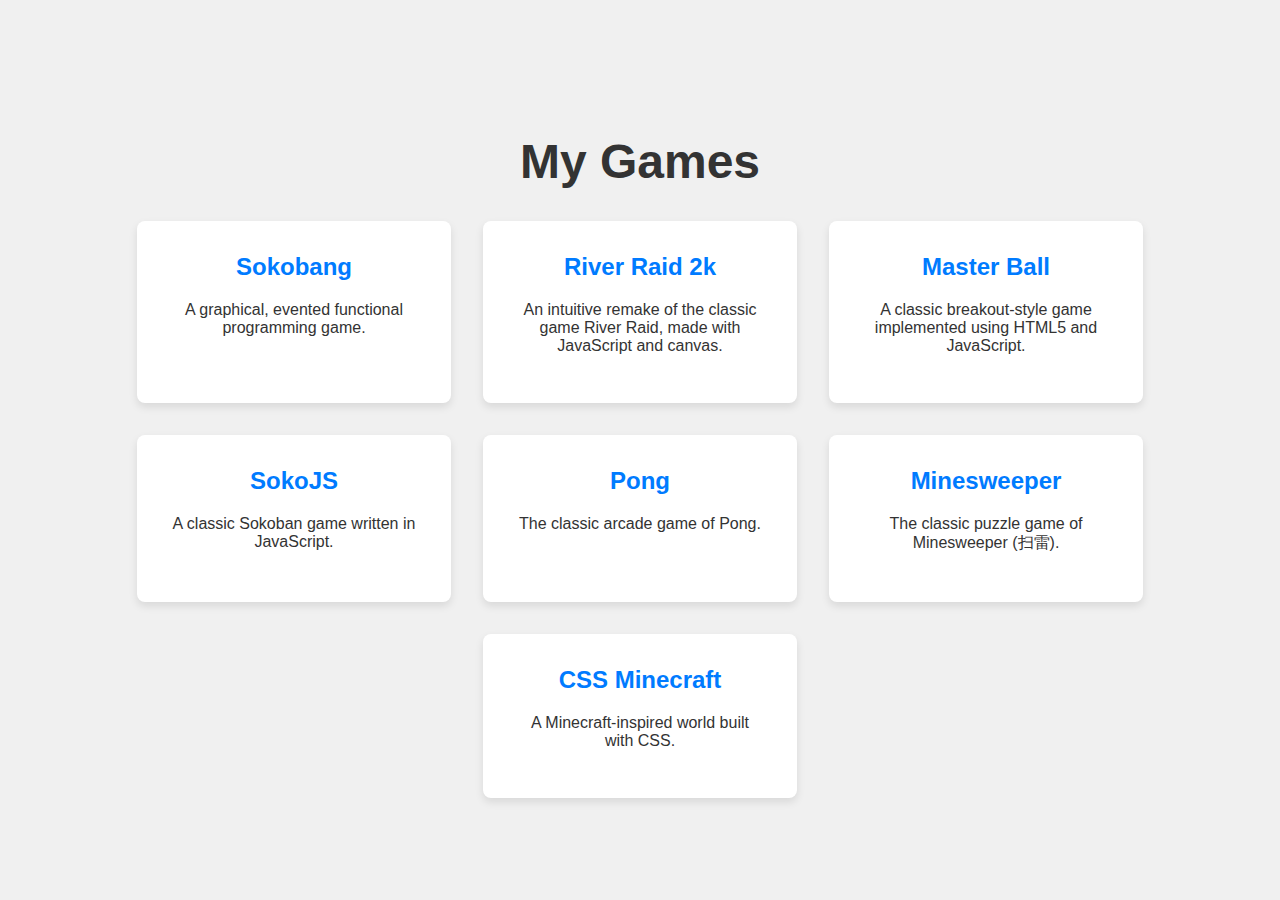
<file: index.html>
<!DOCTYPE html>
<html lang="en">
<head>
    <meta charset="UTF-8">
    <meta name="viewport" content="width=device-width, initial-scale=1.0">
    <title>Brian's Games</title>
    <style>
        :root {
            --bg-color: #f0f0f0;
            --text-color: #333;
            --card-bg: #fff;
            --card-shadow: 0 4px 8px rgba(0,0,0,0.1);
            --link-color: #007bff;
            --link-hover-color: #0056b3;
        }

        @media (prefers-color-scheme: dark) {
            :root {
                --bg-color: #1a1a1a;
                --text-color: #f0f0f0;
                --card-bg: #2c2c2c;
                --card-shadow: 0 4px 8px rgba(0,0,0,0.4);
                --link-color: #64b5f6;
                --link-hover-color: #90caf9;
            }
        }

        body {
            font-family: -apple-system, BlinkMacSystemFont, "Segoe UI", Roboto, Helvetica, Arial, sans-serif;
            margin: 0;
            padding: 2rem;
            background-color: var(--bg-color);
            color: var(--text-color);
            display: flex;
            justify-content: center;
            align-items: center;
            min-height: 100vh;
            box-sizing: border-box;
        }

        main {
            text-align: center;
        }

        h1 {
            font-size: 3rem;
            margin-bottom: 2rem;
        }

        .game-list {
            display: flex;
            gap: 2rem;
            justify-content: center;
            flex-wrap: wrap;
        }

        .game-card {
            background-color: var(--card-bg);
            border-radius: 8px;
            box-shadow: var(--card-shadow);
            padding: 2rem;
            width: 250px;
            text-decoration: none;
            color: var(--text-color);
            transition: transform 0.2s ease-in-out, box-shadow 0.2s ease-in-out;
        }

        .game-card:hover {
            transform: translateY(-5px);
            box-shadow: 0 8px 16px rgba(0,0,0,0.2);
        }

        .game-card h2 {
            margin-top: 0;
            color: var(--link-color);
        }
    </style>
</head>
<body>
    <main>
        <h1>My Games</h1>
        <div class="game-list">
            <a href="/games/sokobang/public/index.html" class="game-card">
                <h2>Sokobang</h2>
                <p>A graphical, evented functional programming game.</p>
            </a>
            <a href="/games/river-raid-2k/index.html" class="game-card">
                <h2>River Raid 2k</h2>
                <p>An intuitive remake of the classic game River Raid, made with JavaScript and canvas.</p>
            </a>
            <a href="/games/MasterBall.JavaScript/index.html" class="game-card">
                <h2>Master Ball</h2>
                <p>A classic breakout-style game implemented using HTML5 and JavaScript.</p>
            </a>
            <a href="/games/sokojs/sokojs.htm" class="game-card">
                <h2>SokoJS</h2>
                <p>A classic Sokoban game written in JavaScript.</p>
            </a>
            <a href="/games/Pong.JavaScript/index.html" class="game-card">
                <h2>Pong</h2>
                <p>The classic arcade game of Pong.</p>
            </a>
            <a href="/games/minesweeper-tauri/ui/index.html" class="game-card">
                <h2>Minesweeper</h2>
                <p>The classic puzzle game of Minesweeper (扫雷).</p>
            </a>
            <a href="/games/CSS-Minecraft/index.html" class="game-card">
                <h2>CSS Minecraft</h2>
                <p>A Minecraft-inspired world built with CSS.</p>
            </a>
        </div>
    </main>
</body>
</html>
</file>
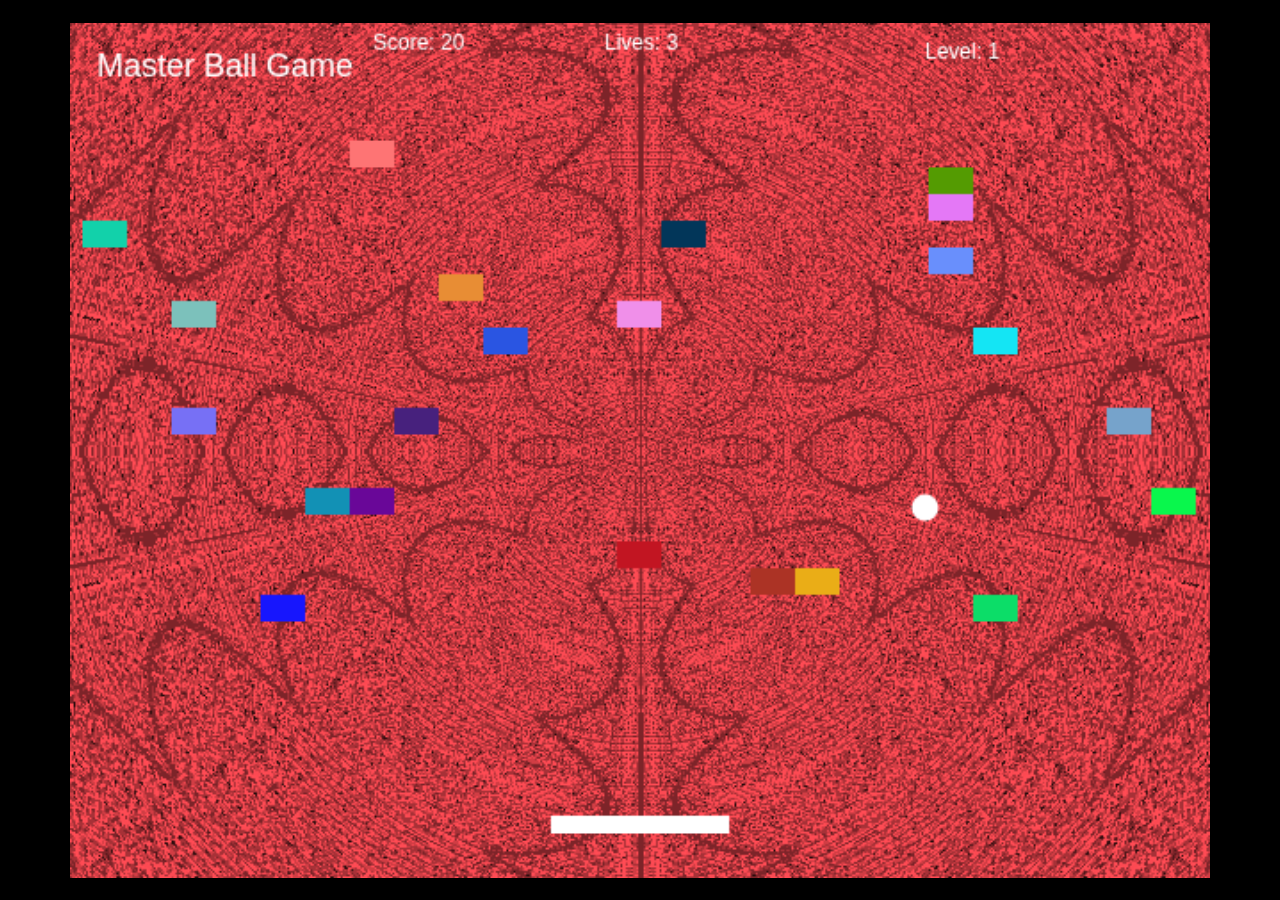
<file: games/MasterBall.JavaScript/index.html>
<!DOCTYPE html>
<html lang="en">
<head>
<meta charset="UTF-8">
<meta name="viewport" content="width=device-width, initial-scale=1.0">
<title>Master Ball Game</title>
<style>

body {
    display: flex;
    flex-direction: column;
    align-items: center;
    justify-content: center;
    background-color: #000;
    color: #fff;
    font-family: Arial, sans-serif;
    margin: 0;
    height: 100vh;
    overflow: hidden;
}

#label {
    font-size: 24px;
    margin-bottom: 20px;
}

#canvas-container {
    display: flex;
    align-items: center;
    justify-content: center;
    width: 100%;
    height: 100%;
}

#gameCanvas {
    max-width: 100%;
    max-height: 100%;
    object-fit: contain;
    width: 95%;
    height: 95%;
}

</style>
</head>
<body>
<div id="canvas-container">
    <canvas id="gameCanvas" width="640" height="480"></canvas>
    </div>
<script src="main.js"></script>
</body>
</html>
</file>
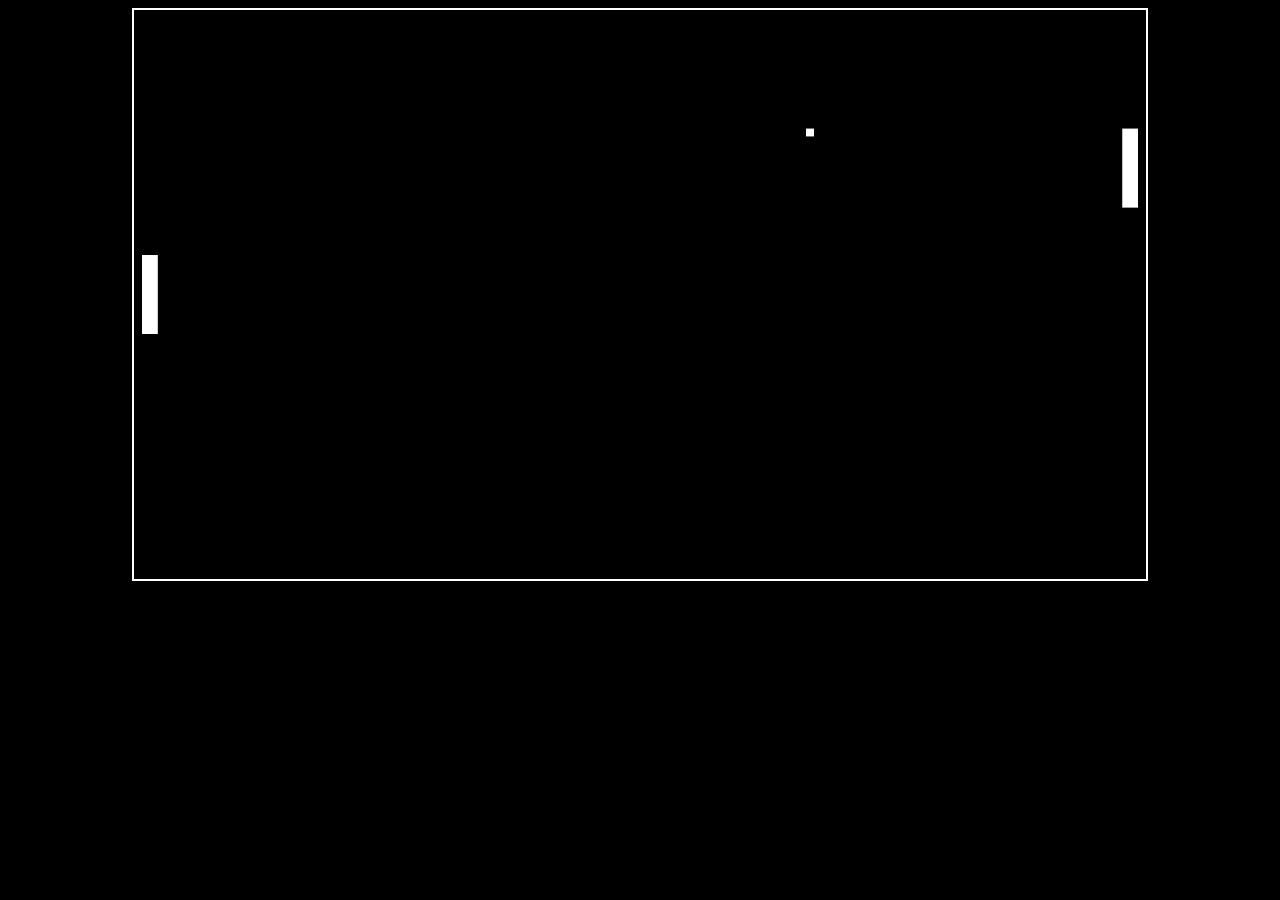
<file: games/Pong.JavaScript/index.html>
<!DOCTYPE html>
<html lang="en">
<head>
    <meta charset="UTF-8">
    <meta name="viewport" content="width=device-width, initial-scale=1.0">
    <title>Pong Game</title>
    <style>
	body {
		background: black;
	}
        canvas {
            display: block;
            margin: auto;
            background: black;
            border: 2px solid white;
	    width: 80%;
	    height: auto;
        }
    </style>
</head>
<body>
<canvas id="gameCanvas" width="1280" height="720"></canvas>
<script src="pong.js"></script>
</body>
</html>
</file>
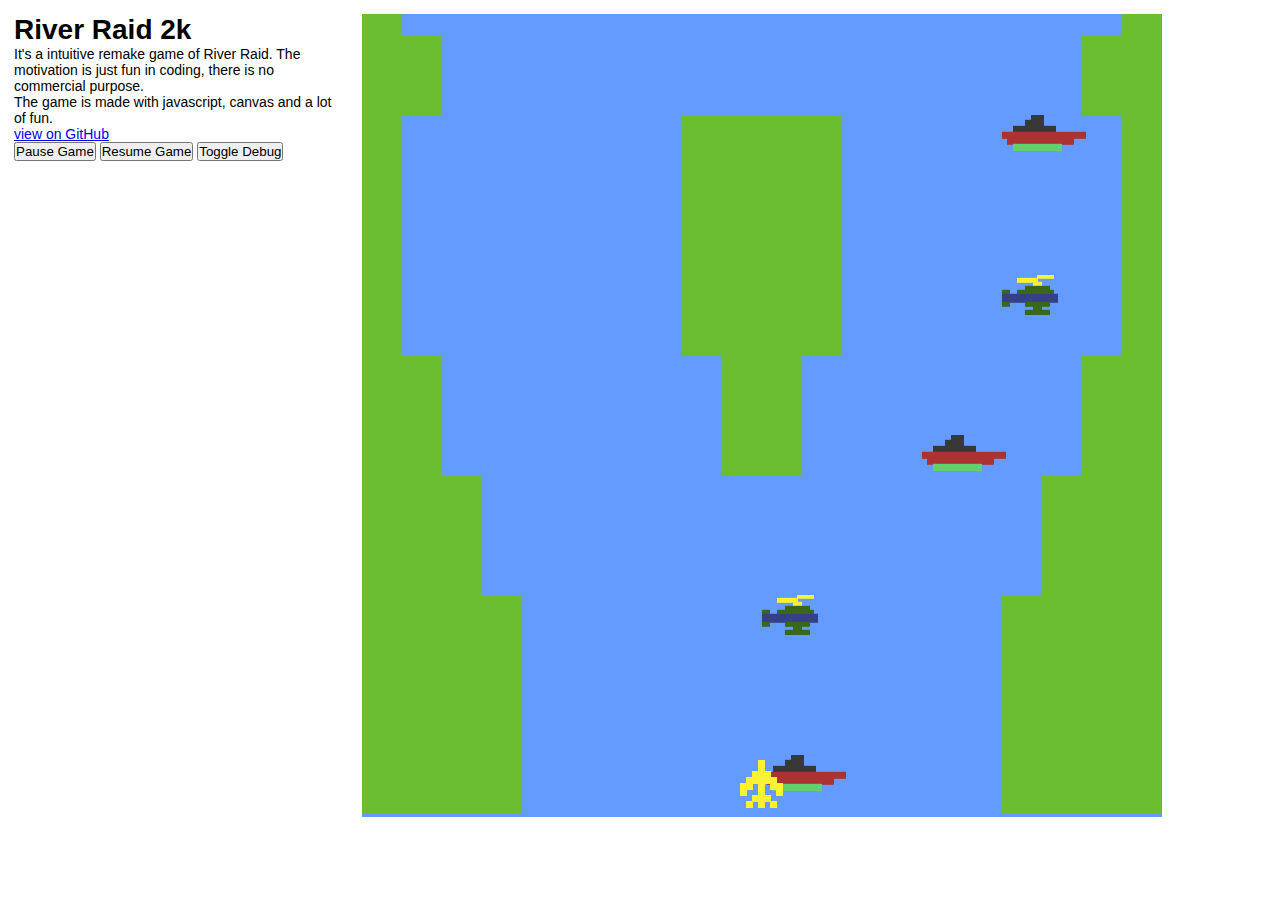
<file: games/river-raid-2k/index.html>
<!DOCTYPE html>
<html lang="en">
<head>
  <meta charset="UTF-8">
  <meta http-equiv="X-UA-Compatible" content="IE=edge">
  <meta name="viewport" content="width=device-width, initial-scale=1.0">
  <meta name="description" content="It's a intuitive remake game of River Raid. The motivation is just fun in coding, there is no commercial purpose.">
  <meta name="keywords" content="javascript,canvas,games,retro,atari,river-raid,river-raid-2k,engine,unity">
  <meta name="author" content="João Neto">
  <meta name="robots" content="index,follow">
  <meta name="googlebot" content="index,follow">
  <meta name="revisit-after" content="1 days">
  <meta name="language" content="en">
  <meta name="rating" content="general">
  <meta name="distribution" content="global">
  <meta property="og:title" content="river-raid-2k">
  <meta property="og:type" content="website">
  <meta property="og:url" content="https://joaoneto.github.io/river-raid-2k/">
  <meta property="og:image" content="http://joaoneto.github.io/river-raid-2k/preview.gif">
  <meta property="og:description" content="It's a intuitive remake game of River Raid. The motivation is just fun in coding, there is no commercial purpose.">
  <meta property="og:site_name" content="river-raid-2k">
  <meta property="og:locale" content="en_US">
  <meta property="og:locale:alternate" content="pt_BR">
  <link rel="stylesheet" href="styles.css">
  <title>river-raid-2k</title>
</head>
<body>
  <main>
    <section id="description">
      <h1>River Raid 2k</h1>
      <p>It's a intuitive remake game of River Raid. The motivation is just fun in coding, there is no commercial purpose.</p>
      <p>The game is made with javascript, canvas and a lot of fun.</p>
      <a href="https://github.com/joaoneto/river-raid-2k">view on GitHub</a>
      <div>
        <button type="button" class="pause-game">Pause Game</button>
        <button type="button" class="resume-game">Resume Game</button>
        <button type="button" class="toggle-debug">Toggle Debug</button>
      </div>
    </section>
    <section id="game">
      <canvas id="canvas" width="800" height="800"></canvas>
      <canvas id="water" width="800" height="800"></canvas>
      <canvas id="debug" width="800" height="800"></canvas>
    </section>
  </main>

  <script src="constants.js"></script>
  <script src="palette.js"></script>
  <script src="sprites.js"></script>
  <script src="lib.js"></script>
  <script src="main.js"></script>
</body>
</html>
</file>
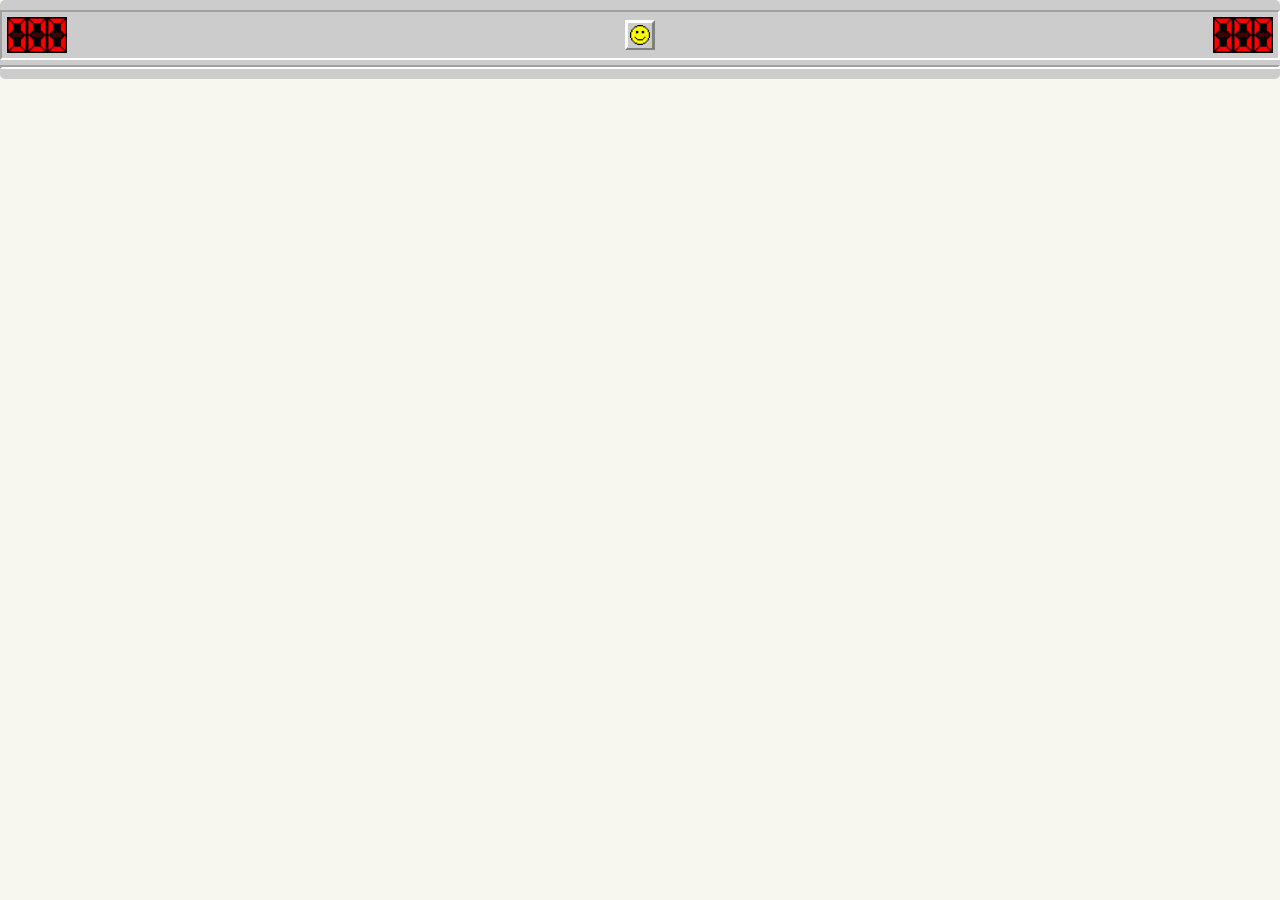
<file: games/minesweeper-tauri/ui/index.html>
<!DOCTYPE html>
<html lang="en">
<head>
    <meta charset="UTF-8">
    <meta name="viewport" content="width=device-width, initial-scale=1.0">
    <title>扫雷</title>
    <link rel="stylesheet" href="css/index.css">
</head>
<body>
    <div class="container">
        <div class="header">
            <div class="info mineNum">
                <div id="lb" class="digit-img digit0"></div>
                <div id="ls" class="digit-img digit0"></div>
                <div id="lg" class="digit-img digit0"></div>
            </div>
            <div class="info status">
                <button id="statusBtn">
                    <div class="status-img"></div>
                </button>
            </div>
            <div class="info timeNum">
                <div id="tb" class="digit-img digit0"></div>
                <div id="ts" class="digit-img digit0"></div>
                <div id="tg" class="digit-img digit0"></div>
            </div>
        </div>
        <div class="content"></div>
    </div>
    <script src="js/event.js"></script>
    <script src="js/utils.js"></script>
    <script src="js/index.js"></script>
</body>
</html>
</file>
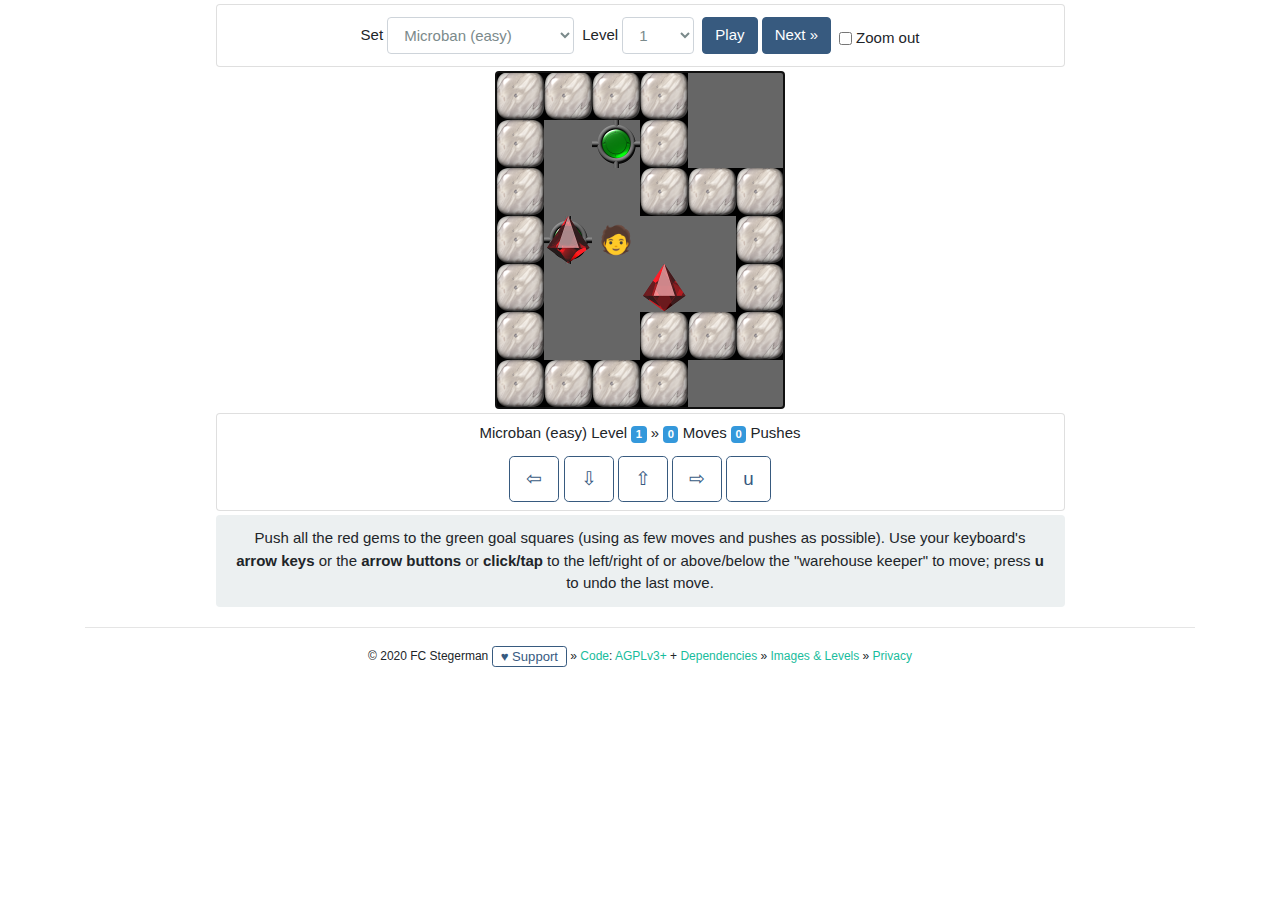
<file: games/sokobang/public/index.html>
<!doctype html>
<!--

  File        : templates/index.html
  Maintainer  : FC Stegerman <flx@obfusk.net>
  Date        : 2020-09-08

  Copyright   : Copyright (C) 2020  FC Stegerman
  Version     : v0.2.1
  License     : AGPLv3+

-->
<html lang="en">
  <head>
    <meta charset="UTF-8" />
    <meta name="viewport"
      content="width=device-width, initial-scale=1, shrink-to-fit=no" />
    <title>Sokoban(g)</title>
    <link rel="stylesheet" href="css/bootstrap-flatly.min.css" />
<!--<link rel="stylesheet" href="css/bootstrap-darkly.min.css" />-->
    <style>
      #game, .zoom  { max-height: calc(100vh - 200px); }
      #game         { overflow: auto; }
      .zoom         { object-fit: contain; max-width: 100%; }
      #CANVAS       { display: block; border: 1px solid black;
                      background-color: #666; }
      .nowrap       { display: inline-block; }
    </style>
    <script src="js/jquery-3.5.1.min.js"></script>
<!--<script src="js/popper-1.16.0.min.js"></script>-->
    <script src="js/bootstrap.min.js"></script>
    <script src="js/underscore-min.js"></script>
    <script src="js/alert.js"></script>
    <script src="coffee/bigbang.js?t=1599597180.1780813"></script>
    <script src="coffee/sokobang.js?t=1599597180.1780813"></script>
    <script src="coffee/start.js?t=1599597180.1780813"></script>
  </head>
  <body class="text-center">
    <div id="images" class="d-none">
      <img id="goal_img"        src="img/goal.png"        alt="IMG" />
      <img id="object_goal_img" src="img/object_goal.png" alt="IMG" />
      <img id="object_img"      src="img/object.png"      alt="IMG" />
      <img id="person_goal_img" src="img/person_goal.png" alt="IMG" />
      <img id="person_img"      src="img/person.png"      alt="IMG" />
      <img id="wall_img"        src="img/wall.png"        alt="IMG" />
    </div>
    <div class="container">
      <div class="row justify-content-center p-1">
        <div id="controls" class="card col-lg-9">
          <div class="card-body form-inline justify-content-center align-items-end p-2">
            <span class="form-group m-1">
              <label for="sets">Set</label>
              &nbsp;
              <select class="form-control" id="sets"></select>
            </span>
            <span class="form-group m-1">
              <label for="levels">Level</label>
              &nbsp;
              <select class="form-control" id="levels"></select>
            </span>
            <span class="nowrap m-1">
              <button class="btn btn-primary" id="play">Play</button>
              <button class="btn btn-primary" id="next">Next »</button>
            </span>
            <span class="form-group m-1 form-check form-check-inline w-auto pb-1">
              <input class="form-check-input" type="checkbox" id="zoom">
              <label class="form-check-label" for="zoom">Zoom out</label>
            </span>
          </div>
        </div>
      </div>
    </div>
    <div id="game">
      <canvas id="CANVAS" class="m-auto"></canvas>
    </div>
    <div class="container">
      <div class="row justify-content-center p-1">
        <div id="data-and-buttons" class="card col-lg-9">
          <div class="card-body p-2">
            <div id="data">
              <span class="nowrap">
                <span id="set">?</span>
                <label>Level</label>
                <span id="level" class="badge badge-info">?</span>
                <span id="completed" class="badge badge-success">✓</span>
              </span>
              <span class="nowrap">
                »
                <span id="moves" class="badge badge-info">?</span>
                <label>Moves</label>
                <span id="pushes" class="badge badge-info">?</span>
                <label>Pushes</label>
              </span>
            </div>
            <div id="buttons" class="mt-1">
              <button id="left"  class="btn btn-lg btn-outline-primary">⇦</button>
              <button id="down"  class="btn btn-lg btn-outline-primary">⇩</button>
              <button id="up"    class="btn btn-lg btn-outline-primary">⇧</button>
              <button id="right" class="btn btn-lg btn-outline-primary">⇨</button>
              <button id="undo"  class="btn btn-lg btn-outline-primary">u</button>
            </div>
          </div>
        </div>
      </div>
      <div class="row justify-content-center px-1 pt-0 pb-1">
        <div class="alert alert-light col-lg-9 mb-0" role="alert">
          Push all the red gems to the green goal squares (using as
          few moves and pushes as possible).  Use your keyboard's
          <strong>arrow keys</strong> or the <strong>arrow
          buttons</strong> or <strong>click/tap</strong> to the
          left/right of or above/below the "warehouse keeper" to move;
          press <strong>u</strong> to undo the last move.
        </div>
      </div>
      <hr/>
    </div>
    <footer class="mb-3 mx-3">
      <small>
        <span class="nowrap">
          © 2020 FC Stegerman
        </span>
        <a href="https://ko-fi.com/obfusk"
          target="_blank" rel="noopener"
          class="btn btn-outline-primary btn-sm py-0">♥ Support</a>
        <span class="nowrap">
          » <a href="https://github.com/obfusk/sokobang"
              target="_blank" rel="noopener">Code</a>:
          <a href="https://www.gnu.org/licenses/agpl-3.0.html"
            target="_blank" rel="noopener">AGPLv3+</a>
          + <a href="#" data-toggle="modal"
              data-target="#licenses-modal">Dependencies</a>
        </span>
        <span class="nowrap">
          » <a href="README.ksokoban.txt" target="_blank"
              rel="noopener">Images &amp; Levels</a>
        </span>
        <span class="nowrap">
          » <a href="privacy.txt" target="_blank"
              rel="noopener">Privacy</a>
        </span>
      </small>
    </footer>
    <div class="modal" tabindex="-1" role="dialog" id="alert-modal">
      <div class="modal-dialog" role="document">
        <div class="modal-content">
          <div class="modal-header">
            <h5 class="modal-title">[...]</h5>
            <button type="button" class="close" data-dismiss="modal"
                aria-label="Close">
              <span aria-hidden="true">&times;</span>
            </button>
          </div>
          <div class="modal-body d-flex justify-content-end">
            <button id="alert-ok" class="btn btn-primary">OK</button>
          </div>
        </div>
      </div>
    </div>
    <div class="modal text-left" tabindex="-1" role="dialog"
        id="licenses-modal">
      <div class="modal-dialog modal-lg" role="document">
        <div class="modal-content">
          <div class="modal-header">
            <h5 class="modal-title">Open Source Licenses</h5>
            <button type="button" class="close" data-dismiss="modal"
                aria-label="Close">
              <span aria-hidden="true">&times;</span>
            </button>
          </div>
          <div class="modal-body">
            
              
              <h6>
                <a href="https://github.com/pallets/click" target="_blank" rel="noopener">
                  click
                </a>
              </h6>
              <iframe class="w-100" src="licenses/click.txt">
              </iframe>
              <br/><br/>
            
              
              <h6>
                <a href="https://github.com/pallets/flask" target="_blank" rel="noopener">
                  flask
                </a>
              </h6>
              <iframe class="w-100" src="licenses/flask.txt">
              </iframe>
              <br/><br/>
            
              
              <h6>
                <a href="https://github.com/pallets/itsdangerous" target="_blank" rel="noopener">
                  itsdangerous
                </a>
              </h6>
              <iframe class="w-100" src="licenses/itsdangerous.txt">
              </iframe>
              <br/><br/>
            
              
              <h6>
                <a href="https://github.com/pallets/jinja" target="_blank" rel="noopener">
                  jinja2
                </a>
              </h6>
              <iframe class="w-100" src="licenses/jinja2.txt">
              </iframe>
              <br/><br/>
            
              
              <h6>
                <a href="https://github.com/libffi/libffi" target="_blank" rel="noopener">
                  libffi
                </a>
              </h6>
              <iframe class="w-100" src="licenses/libffi.txt">
              </iframe>
              <br/><br/>
            
              
              <h6>
                <a href="https://github.com/pallets/markupsafe" target="_blank" rel="noopener">
                  markupsafe
                </a>
              </h6>
              <iframe class="w-100" src="licenses/markupsafe.txt">
              </iframe>
              <br/><br/>
            
              
              <h6>
                <a href="https://github.com/googlefonts/noto-emoji" target="_blank" rel="noopener">
                  noto-emoji
                </a>
              </h6>
              <iframe class="w-100" src="licenses/noto-emoji.txt">
              </iframe>
              <br/><br/>
            
              
              <h6>
                <a href="https://www.openssl.org" target="_blank" rel="noopener">
                  openssl
                </a>
              </h6>
              <iframe class="w-100" src="licenses/openssl.txt">
              </iframe>
              <br/><br/>
            
              
              <h6>
                <a href="https://github.com/kivy/python-for-android" target="_blank" rel="noopener">
                  python-for-android
                </a>
              </h6>
              <iframe class="w-100" src="licenses/python-for-android.txt">
              </iframe>
              <br/><br/>
            
              
              <h6>
                <a href="https://github.com/kivy/pyjnius" target="_blank" rel="noopener">
                  pyjnius
                </a>
              </h6>
              <iframe class="w-100" src="licenses/pyjnius.txt">
              </iframe>
              <br/><br/>
            
              
              <h6>
                <a href="https://www.python.org" target="_blank" rel="noopener">
                  python3
                </a>
              </h6>
              <iframe class="w-100" src="licenses/python3.txt">
              </iframe>
              <br/><br/>
            
              
              <h6>
                <a href="https://github.com/pypa/setuptools" target="_blank" rel="noopener">
                  setuptools
                </a>
              </h6>
              <iframe class="w-100" src="licenses/setuptools.txt">
              </iframe>
              <br/><br/>
            
              
              <h6>
                <a href="https://github.com/benjaminp/six" target="_blank" rel="noopener">
                  six
                </a>
              </h6>
              <iframe class="w-100" src="licenses/six.txt">
              </iframe>
              <br/><br/>
            
              
              <h6>
                <a href="https://www.sqlite.org" target="_blank" rel="noopener">
                  sqlite3
                </a>
              </h6>
              <iframe class="w-100" src="licenses/sqlite3.txt">
              </iframe>
              <br/><br/>
            
              
              <h6>
                <a href="https://github.com/pallets/werkzeug" target="_blank" rel="noopener">
                  werkzeug
                </a>
              </h6>
              <iframe class="w-100" src="licenses/werkzeug.txt">
              </iframe>
              
            
          </div>
        </div>
      </div>
    </div>
  </body>
</html>
</file>
<file: games/river-raid-2k/styles.css>
* {
  margin: 0;
  padding: 0;
  box-sizing: border-box;
}

html {
  font-size: 14px;
  font-family: Arial, Helvetica, sans-serif;
}

main {
  display: flex;
}

#description {
  flex: 0 1 320px;
  margin: 1rem;
}

#game {
  position: relative;
  margin: 1rem;
}

#water {
  position: absolute;
  top: 0;
  left: 0;
  width: 100%;
  height: 100%;
  z-index: -1;
  background: #639bff;
}

#debug {
  position: absolute;
  top: 0;
  left: 0;
  z-index: 100;
  opacity: .8;
  pointer-events: none;
}
</file>
<file: games/minesweeper-tauri/ui/css/index.css>
* {
    margin: 0;
    padding: 0;
    box-sizing: border-box;
    background-color: #F7F7F0;
}

.container {
    margin: 0 auto;
    padding-top: 5px;
    padding-bottom: 5px;
    background-color: #ccc;
    border-radius: 5px;
}

.header {
    height: 50px;
    margin: 5px auto;
    background-color: #ccc;
    border: 2px solid;
    border-color: #a1a1a1 #fff #fff #a1a1a1;
    display: flex;
    justify-content: space-between;
    align-items: center;
    padding: 0 5px;
}

.info {
    height: 45px;
    display: flex;
    align-items: center;
}

.digit-img {
    width: 20px;
    height: 80%;
    background-repeat: no-repeat;
    background-position: center;
    background-size: cover;
}

.digit0 {
    background-image: url("../images/digit0.png");
}
.digit1 {
    background-image: url("../images/digit1.png");
}
.digit2 {
    background-image: url("../images/digit2.png");
}
.digit3 {
    background-image: url("../images/digit3.png");
}
.digit4 {
    background-image: url("../images/digit4.png");
}
.digit5 {
    background-image: url("../images/digit5.png");
}
.digit6 {
    background-image: url("../images/digit6.png");
}
.digit7 {
    background-image: url("../images/digit7.png");
}
.digit8 {
    background-image: url("../images/digit8.png");
}
.digit9 {
    background-image: url("../images/digit9.png");
}
.digit- {
    background-image: url("../images/digit-.png");
}

.mineNum {
    justify-content: start;
    background-color: #ccc;
    width: 60px;
}

.status {
    background-color: #ccc;
    width: 30px; 
    height: 30px;
    border: 3px solid;
    border-color:#fff #808080 #808080 #fff;
}

.status button {
    width: 30px;
    height: 25px;
    margin: 0 auto;
    background-color: #ccc; 
    border: none;
}

.status-img {
    width: 20px;
    height: 20px;
    margin: auto;
    background-image: url("../images/smile.png");
    background-repeat: no-repeat;
    background-position: center;
    background-size: cover;
    background-color: #ccc; 
}

.timeNum {
    justify-content: end;
    background-color: #ccc;
    width: 60px;
}

.content {
    /* width: 250px; */
    margin: 5px auto;
    background-color: #ccc;
    border: 2px solid;
    border-color: #a1a1a1 #fff #fff #a1a1a1;
}

table{
    /* 格子之间的缝隙 */
    margin: 0 auto;
    border-spacing: 1px;
    background: #808080;
}

td {
    /* padding: 0; */
    width: 35px;
    height: 35px;
    background: #ccc;
    border: 3px solid transparent;
    border-color: #fff #a1a1a1 #a1a1a1 #fff;
    text-align: center;
}

td.mine {
    background: url("../images/mine.png") center/cover no-repeat;
    background-size: 100%;
}
td.mine-death {
    background: url("../images/mine-death.png") center/cover no-repeat;
    background-size: 100%;
}
td.zero{
    background: url("../images/empty.png") center/cover no-repeat;
    background-size: 100%;
}
td.one{
    background: url("../images/open1.png") center/cover no-repeat;
    background-size: 100%;
}
td.two {
    background: url("../images/open2.png") center/cover no-repeat;
    background-size: 100%;
}
td.three {
    background: url("../images/open3.png") center/cover no-repeat;
    background-size: 100%;
}
td.four {
    background: url("../images/open4.png") center/cover no-repeat;
    background-size: 100%;
}
td.five {
    background: url("../images/open5.png") center/cover no-repeat;
    background-size: 100%;
}
td.six {
    background: url("../images/open6.png") center/cover no-repeat;
    background-size: 100%;
}
td.seven {
    background: url("../images/open7.png") center/cover no-repeat;
    background-size: 100%;
}
td.eight {
    background: url("../images/open8.png") center/cover no-repeat;
    background-size: 100%;
}
td.flag {
    background: url("../images/flag.png") center/cover no-repeat;
    background-color: #ccc;
    background-size: 100%;
}
td.misflagged {
    background: url("../images/misflagged.png") center/cover no-repeat;
    background-color: #ccc;
    background-size: 100%;
}
td.question {
    background: url("../images/question.png") center/cover no-repeat;
    background-color: #ccc;
    background-size: 100%;
}
</file>
